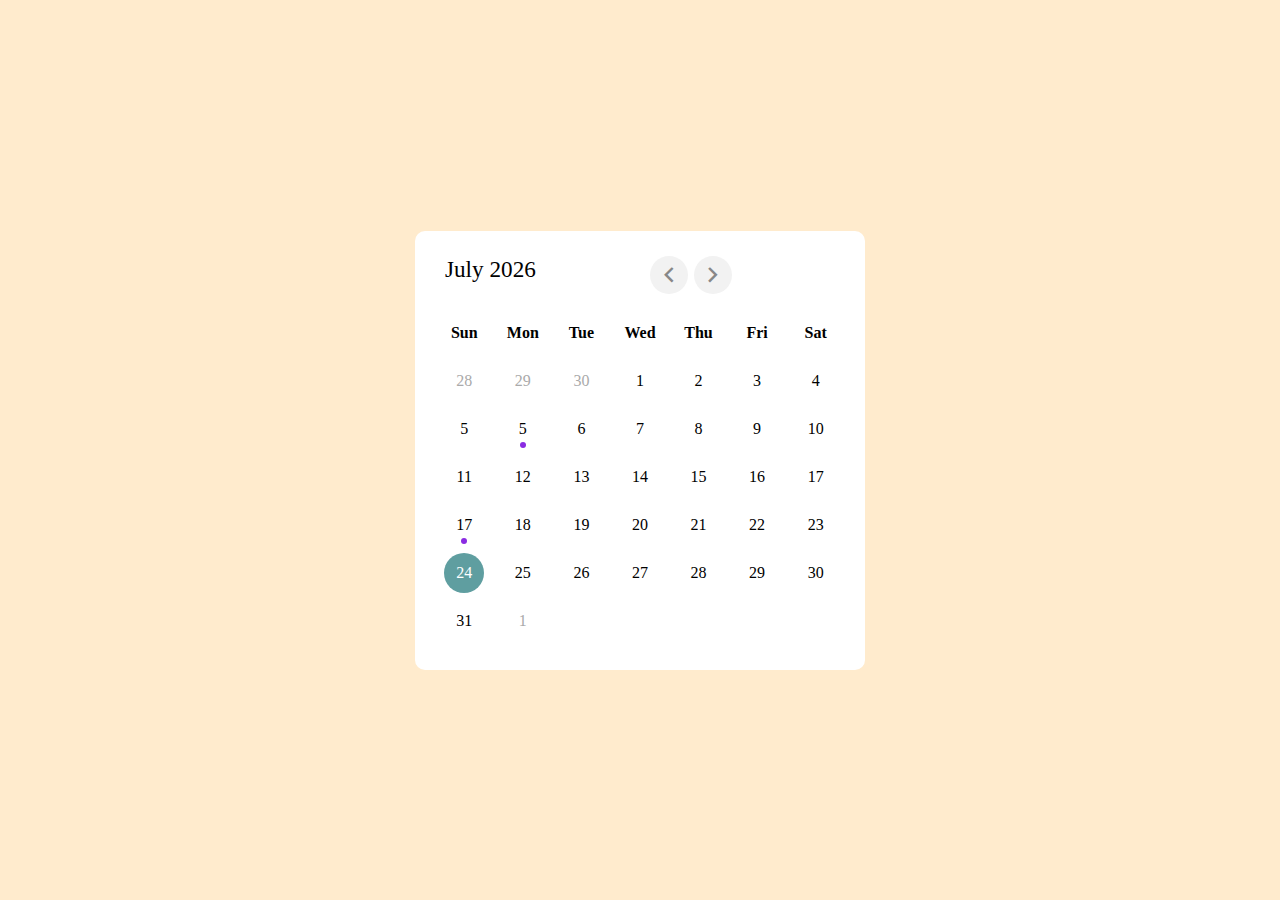
<file: 미션 결과물_이O희/calendar/index.html>
<!DOCTYPE html>
<html lang="en">
  <head>
    <meta charset="UTF-8" />
    <meta name="viewport" content="width=device-width, initial-scale=1.0" />
    <link rel="stylesheet" href="style.css" />
    <link
      rel="stylesheet"
      href="https://fonts.googleapis.com/css2?family=Material+Symbols+Outlined:opsz,wght,FILL,GRAD@20..48,100..700,0..1,-50..200"
    />
    <title>Calendar</title>
  </head>
  <body>
    <div class="wrapper">
      <header>
        <p class="current-date">September 2022</p>
        <div class="icons">
          <span class="material-symbols-outlined prev"> chevron_left </span>
          <span class="material-symbols-outlined next"> chevron_right </span>
        </div>
        <div></div>
      </header>
      <div class="calendar">
        <ul class="weeks">
          <li>Sun</li>
          <li>Mon</li>
          <li>Tue</li>
          <li>Wed</li>
          <li>Thu</li>
          <li>Fri</li>
          <li>Sat</li>
        </ul>
        <ul class="days">
          <!-- <li class="inactive">26</li>
          <li class="inactive">27</li>
          <li class="inactive">28</li>
          <li class="inactive">29</li>
          <li class="inactive">30</li>
          <li>1</li>
          <li>2</li>
          <li>3</li>
          <li>4</li>
          <li>5</li>
          <li>6</li>
          <li>7</li>
          <li class="event">8</li>
          <li>9</li>
          <li>10</li>
          <li>11</li>
          <li class="active">12</li>
          <li>13</li>
          <li>14</li>
          <li>15</li>
          <li>16</li>
          <li>17</li>
          <li  class="event">18</li>
          <li>19</li>
          <li>20</li>
          <li>21</li>
          <li>22</li>
          <li>23</li>
          <li>24</li>
          <li>25</li>
          <li>26</li>
          <li>27</li>
          <li>28</li>
          <li>29</li>
          <li>30</li>
          <li>31</li>
          <li class="inactive">1</li>
          <li class="inactive">2</li>
          <li class="inactive">3</li>
          <li class="inactive">4</li>
          <li class="inactive">5</li>
          <li class="inactive">6</li> -->
        </ul>
        <!-- <div class="add-event-wrapper">
          <div class="event-head">
            <div class="title">MEMO</div>
            <span class="material-symbols-outlined close"> close </span>
          </div>
          <div class="event-body">
            <div class="event-input">
              <input
                type="text"
                placeholder="메모를 입력하세요"
                class="event-name"
              />
            </div>
          </div>
          <div class="add-event-footer">
            <button class="event-btn">버튼</button>
          </div>
        </div>
      </div>
    </div> -->
    <script src="script.js"></script>
  </body>
</html>
</file>
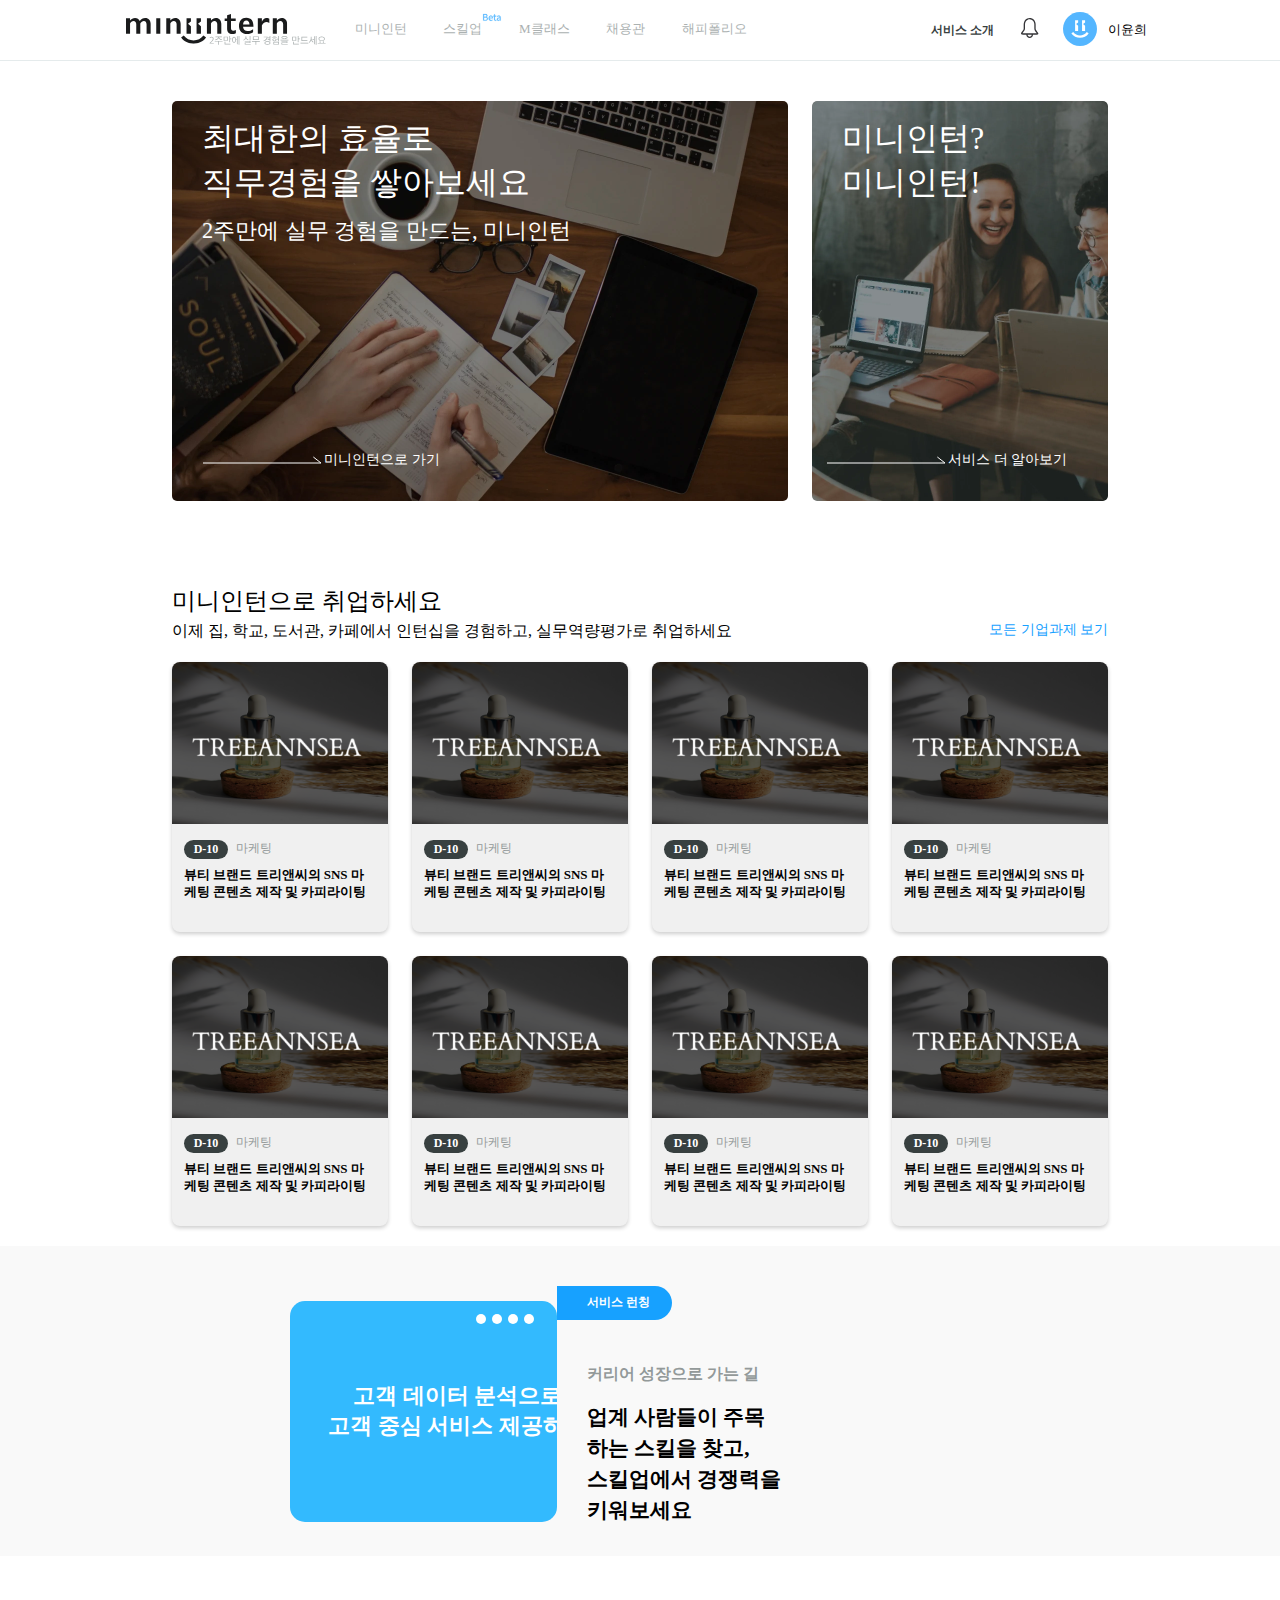
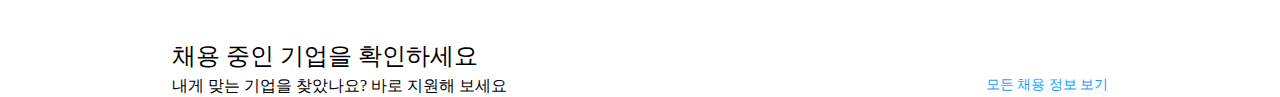
<file: 미션 결과물_이O희/carousel3/index.html>
<!DOCTYPE html>
<html lang="ko">
  <head>
    <meta charset="UTF-8" />
    <meta name="viewport" content="width=device-width, initial-scale=1.0" />
    <link rel="stylesheet" href="style.css" />
    <title>MiniIntern</title>
  </head>
  <body>
    <!-- ---헤더--- -->
    <header id="header">
      <div class="header-inner">
        <div class="brand-logo">
        <svg xmlns="http://www.w3.org/2000/svg" xmlns:xlink="http://www.w3.org/1999/xlink" width="203" height="34" viewBox="0 0 203 34"><defs><path id="logo_header_svg__a" d="M80.592 29.751h80.591V0H0v29.751z"></path></defs><g fill="none" fill-rule="evenodd"><path fill="#ABB1B1" d="M84.62 30.58h4.17v-.68h-3.06l1.05-1.06c1.16-1.18 1.86-1.98 1.86-3.14 0-1.2-.73-1.95-2.08-1.95-.76 0-1.44.34-1.86.61l.23.63c.39-.27.93-.55 1.5-.55.95 0 1.38.44 1.38 1.33 0 .96-.64 1.69-1.59 2.68l-1.6 1.66v.47zm12.61-4.1c-1.34-.15-3.13-1.04-3.17-2.27h2.81v-.63h-6.44v.63h2.83c-.04 1.22-1.73 2.14-3.16 2.29l.35.64c1.49-.25 2.85-1.15 3.2-1.97.4.82 1.79 1.7 3.22 1.95l.36-.64zm-3.21 5.22v-3.13h3.58v-.64h-7.89v.64h3.55v3.13h.76zm8.78-3.92v-4.05h-4.14v4.05h4.14zm-.76-.63h-2.62v-2.79h2.62v2.79zm4.37-.94v-.64h-1.33v-2.61h-.76v6.35h.76v-3.1h1.33zm-.99 5.19v-.63h-5.05v-2.06h-.76v2.69h5.81zm3.65-7.68c-1.27 0-1.92 1.24-1.92 2.99 0 1.76.65 2.99 1.92 2.99 1.2 0 1.84-1.07 1.92-2.65h.94v4.23h.74v-8.15h-.74v3.29h-.94c-.06-1.59-.71-2.7-1.92-2.7zm1.17 2.99c0 1.42-.46 2.32-1.17 2.32-.7 0-1.15-.9-1.15-2.32 0-1.41.45-2.32 1.15-2.32.71 0 1.17.91 1.17 2.32zm4.14 4.99v-8.74h-.75v8.74h.75zm11.05-4.27v-4.47h-.76v4.47h.76zm-1.92-.77c-1.08-.39-2.23-1.24-2.23-2.65v-.75h-.77v.78c0 1.4-1.11 2.45-2.24 2.9l.42.58c1.05-.5 1.96-1.35 2.23-2.25.41.92 1.29 1.64 2.16 1.98l.43-.59zm2.25 4.94v-.62h-5.25V30h4.92v-2.09h-5.7v.62h4.94v.9h-4.92v2.17h6.01zm8.08-4.62v-3.53h-5.93v3.53h5.93zm-.76-.63h-4.4v-2.27h4.4v2.27zm-1.83 5.36v-2.98h3.58v-.64h-7.89v.64h3.55v2.98h.76zM145.43 30c0-1.01-1.08-1.65-2.97-1.65-1.91 0-2.98.64-2.98 1.65 0 1.02 1.07 1.66 2.98 1.66 1.89 0 2.97-.64 2.97-1.66zm-2.97-1.01c1.38 0 2.19.37 2.19 1.01 0 .65-.81 1.03-2.19 1.03s-2.19-.38-2.19-1.03c0-.64.81-1.01 2.19-1.01zm.21-1.99h1.93v1.48h.76v-5.52h-.76v1.58h-1.79v.63h1.79v1.2h-1.93V27zm.05-3.36h-4.02v.65h3.16c-.26 1.48-1.74 2.93-3.54 3.43l.38.65c2.31-.81 3.89-2.53 4.02-4.73zm11.3 7.93v-2.74h-5.65v2.74h5.65zm-.76-.63h-4.13v-1.48h4.13v1.48zm.75-2.58v-5.4h-.76v2.82h-1.5v.63h1.5v1.95h.76zm-3.32-4.57v-.64h-2.51v.64h2.51zm1.27 1.24v-.62h-5.1v.62h5.1zm-.46 1.83c0-.9-.89-1.44-2.07-1.44-1.18 0-2.07.54-2.07 1.44 0 .88.9 1.44 2.07 1.44 1.18 0 2.07-.57 2.07-1.44zm-.75 0c0 .53-.62.85-1.32.85-.67 0-1.32-.32-1.32-.85 0-.54.64-.85 1.32-.85.7 0 1.32.31 1.32.85zm12.66.52v-.64h-7.89v.64h7.89zm-.88-2.78c0-.96-1.16-1.52-3.06-1.52-1.88 0-3.04.56-3.04 1.52s1.16 1.51 3.04 1.51c1.9 0 3.06-.55 3.06-1.51zm-3.06-.9c1.39 0 2.29.35 2.29.9 0 .54-.9.88-2.29.88-1.37 0-2.26-.34-2.26-.88 0-.55.89-.9 2.26-.9zm3.24 7.92V31h-5.51v-.88h5.22v-1.96h-6v.61h5.24v.77h-5.22v2.08h6.27zm8.53-3.84v-4.05h-4.14v4.05h4.14zm-.76-.63h-2.62v-2.79h2.62v2.79zm4.37-.94v-.64h-1.33v-2.61h-.76v6.35h.76v-3.1h1.33zm-.99 5.19v-.63h-5.05v-2.06h-.76v2.69h5.81zm8.53-3.46v-.63h-5.19v-2.85h5.11v-.63h-5.87v4.11h5.95zm.95 2.56v-.64h-7.89v.64h7.89zm8.16 1.2v-8.74h-.75v8.74h.75zm-1.73-.44v-8.09h-.74v2.94h-1.55v.64h1.55v4.51h.74zm-1.27-2.32c-.95-.63-1.97-1.9-1.97-3.6v-1.57h-.75v1.59c0 1.71-.88 3.2-1.87 3.83l.47.57c.87-.63 1.59-1.77 1.78-2.77.28.99 1.2 2.03 1.87 2.51l.47-.56zm11.34-3.13c0-1.35-1.25-2.27-3.16-2.27-1.88 0-3.14.92-3.14 2.27s1.26 2.25 3.14 2.25c1.9 0 3.16-.9 3.16-2.25zm-.73 0c0 .98-.97 1.64-2.43 1.64-1.45 0-2.41-.66-2.41-1.64 0-.98.96-1.64 2.41-1.64 1.47 0 2.43.66 2.43 1.64zm1.53 4.78v-.64h-1.98v-1.63l-.76-.02v1.65h-2.44V28.3l-.76.02v1.63h-1.95v.64h7.89z"></path><g transform="translate(1 1)"><mask id="logo_header_svg__b" fill="#fff"><use xlink:href="#logo_header_svg__a"></use></mask><path fill="#1A1B1C" d="M67.58 29.751c-4.891 0-9.559-2.293-12.46-6.23l2.637-2.03c2.354 3.085 5.947 4.952 9.823 4.952 3.876 0 7.468-1.867 9.863-4.951l2.638 2.03c-2.943 3.936-7.59 6.23-12.501 6.23zm88.185-25.814c3.389-.04 5.419 2.598 5.419 5.926v9.843h-4.039v-9.437c0-1.746-1.116-3.329-2.922-3.247-1.482.06-2.639 1.096-3.37 2.415v10.269h-4.058V4.242h4.059v2.15c1.319-1.562 2.841-2.435 4.911-2.455zm-106.531 0c3.389-.04 5.419 2.598 5.419 5.926v9.843h-4.039v-9.437c0-1.746-1.117-3.329-2.923-3.247-1.481.06-2.638 1.096-3.368 2.415v10.269h-4.059V4.242h4.059v2.15c1.319-1.562 2.841-2.435 4.911-2.455zm40.649 0c3.39-.04 5.419 2.598 5.419 5.926v9.843h-4.039v-9.437c0-1.746-1.116-3.329-2.922-3.247-1.482.06-2.638 1.096-3.369 2.415v10.269h-4.06V4.242h4.06v2.15c1.32-1.562 2.84-2.435 4.91-2.455zM61.979 9.843l2.942-2.354V4.242h-4.383v15.464h4.383v-7.469L61.98 9.843zm61.518.547c-.162-1.988-1.035-3.774-3.125-3.774s-3.085 1.664-3.308 3.774h6.433zm-3.226-6.554c5.256.02 7.224 3.592 7.163 8.422v.588h-10.431c.224 2.841 1.968 4.201 4.627 4.201 2.11 0 3.754-.69 5.46-1.887v3.044c-1.766 1.157-3.45 1.786-6.089 1.786-4.77 0-8.016-2.983-8.016-8.037 0-4.607 2.638-8.137 7.286-8.117zM72.004 9.843l2.943-2.354V4.242h-4.384v15.464h4.384v-7.469l-2.943-2.394zm68.297-5.906c1.4-.101 2.435.365 3.024.913v4.242c-1.4-1.238-3.592-1.482-5.236-.426-.751.487-1.604 1.42-2.212 2.78v8.26h-4.059V4.242h4.059v3.612c.954-2.395 2.76-3.795 4.424-3.917zm-39.195-2.76L105.002 0v4.465h4.709v2.658h-4.709v7.144c-.02 1.522.772 2.374 2.131 2.395 1.096.02 1.786-.244 2.74-.65v3.125c-1.278.589-2.435.853-3.694.853-3.044 0-5.073-1.948-5.073-5.277v-7.59H98.65V4.465h2.455V1.177zM30.239 19.706h4.058V4.242H30.24v15.464zM9.01 3.937c2.171-.04 3.815 1.136 4.728 3.085 1.38-1.847 3.166-3.044 5.419-3.085 3.47-.06 5.48 2.659 5.48 5.865v9.904h-4.06v-9.214c0-1.745-.832-3.47-2.74-3.47-1.36 0-2.719.974-3.53 2.415v10.269h-4.04V10.41c0-1.765-.993-3.39-2.78-3.39-1.48 0-2.719 1.056-3.43 2.416v10.269H0V4.242h4.06v2.15c1.359-1.562 2.9-2.413 4.95-2.454z" mask="url(#logo_header_svg__b)"></path></g></g></svg>
        </div>
        <div class="nav">
          <ul>
            <li name="미니인턴" class="">미니인턴</li>
            <li name="스킬업">스킬업<span class="beta-tag">
              <svg width="20" height="9" viewBox="0 0 20 9" xmlns="http://www.w3.org/2000/svg"><g fill="none" fill-rule="evenodd"><path d="M0 0h20v9H0z"></path><path d="M3.189 6.942c1.135 0 1.801-.405 1.801-1.297 0-.819-.649-1.197-1.801-1.197H2.037v2.494h1.152zm-.171-3.124c1.134 0 1.594-.423 1.594-1.09 0-.773-.531-1.061-1.558-1.061H2.037v2.151h.981zM1.2 1h1.962c1.341 0 2.269.46 2.269 1.621 0 .657-.351 1.233-.963 1.431v.045c.783.153 1.341.675 1.341 1.575 0 1.296-1.026 1.936-2.503 1.936H1.2V1zm8.902 3.763c0-.98-.45-1.513-1.215-1.513-.694 0-1.306.56-1.405 1.513h2.62zm-3.43.405c0-1.585 1.07-2.575 2.206-2.575 1.242 0 1.944.9 1.944 2.296 0 .18-.018.351-.036.468H7.49c.054 1.045.694 1.711 1.62 1.711.478 0 .865-.145 1.225-.388l.297.541c-.432.278-.954.504-1.62.504-1.297 0-2.341-.945-2.341-2.557zm5.399.927v-2.71h-.729v-.62l.765-.046.1-1.377h.683V2.72h1.324v.666H12.89v2.73c0 .601.19.944.757.944.171 0 .396-.064.558-.126l.162.611c-.279.091-.603.181-.9.181-1.045 0-1.396-.657-1.396-1.63m5.735.324V5.05c-1.647.199-2.206.603-2.206 1.234 0 .558.379.782.864.782.478 0 .864-.224 1.342-.647m-3.007-.082c0-1.063.927-1.593 3.007-1.827 0-.63-.207-1.234-1.008-1.234-.567 0-1.081.261-1.468.522l-.324-.567c.45-.288 1.144-.639 1.927-.639 1.188 0 1.692.803 1.692 2.008v3.006h-.674l-.073-.583h-.027c-.468.386-1.018.702-1.62.702-.82 0-1.432-.505-1.432-1.388" fill="#54B6FF" stroke="#54B6FF" stroke-width="0.2"></path></g></svg>
            </span></li>
            
            <li name="M클래스">M클래스</li>
            <li name="채용관">채용관</li>
            <li name="해피폴리오">해피폴리오</li>
          </ul>
        </div>
        <div class="service">
          <div class="info-link">서비스 소개</div>
          <div class="alert"><svg width="32" height="32" xmlns="http://www.w3.org/2000/svg"><g fill="none" fill-rule="evenodd"><circle cx="16" cy="16" r="16"></circle><path d="M23.39 19.914c.34.417.607.79.803 1.115.195.327.215.653.058.979a.959.959 0 01-.763.567 6 6 0 01-.822.079h-3.66c0 .926-.326 1.715-.978 2.368A3.225 3.225 0 0115.66 26a3.225 3.225 0 01-2.368-.978 3.225 3.225 0 01-.978-2.368H8.733c-.3 0-.61-.036-.93-.108a.978.978 0 01-.695-.538c-.156-.326-.143-.662.04-1.008.182-.346.43-.727.743-1.145.352-.456.737-.975 1.155-1.556.417-.58.626-1.184.626-1.81V12.4c0-.887.153-1.719.46-2.495a6.488 6.488 0 011.262-2.035 5.848 5.848 0 011.898-1.37 5.6 5.6 0 012.349-.5c.848 0 1.637.166 2.368.499.73.333 1.366.79 1.908 1.37.541.58.965 1.259 1.272 2.035a6.73 6.73 0 01.46 2.495v4.09c0 .64.198 1.26.596 1.86.398.6.78 1.121 1.145 1.565zm-7.73 4.775a1.96 1.96 0 001.439-.597 1.96 1.96 0 00.596-1.438h-4.07c0 .56.199 1.04.597 1.438a1.96 1.96 0 001.438.597zm7.143-3.366a6.55 6.55 0 00-.215-.284 19.248 19.248 0 01-1.575-2.153 4.358 4.358 0 01-.695-2.397V12.4c0-.704-.12-1.363-.362-1.976a5.144 5.144 0 00-.989-1.605 4.69 4.69 0 00-1.477-1.086 4.283 4.283 0 00-1.85-.401c-.652 0-1.262.133-1.83.4a4.69 4.69 0 00-1.477 1.087 5.002 5.002 0 00-.978 1.605 5.48 5.48 0 00-.352 1.976v4.09c0 .848-.245 1.628-.734 2.339a62.263 62.263 0 01-1.546 2.162c-.085.118-.16.229-.225.333h14.305z" fill="#353538" fill-rule="nonzero"></path></g></svg></div>
          <div class="user">
            <button>
              <span><img src="profile_image_default.svg"></span>
              <span>이윤희</span>
            </button>
          </div>
        </div>
      </div>
    </header>
       <!-- ---헤더--- -->
    <main>
      <div id="main-wrapper">
        <section class="wrap-center">
          <div id="main-banner">
            <div class="img first">
              <img src="main_img_1.webp" alt="메인 이미지" />
              <div class="main_image_text">
                <p class="title">
                  최대한의 효율로<br />
                  직무경험을 쌓아보세요
                </p>
                <p class="sub-title">2주만에 실무 경험을 만드는, 미니인턴</p>
              </div>
              <span class="link-title">
                <svg xmlns="http://www.w3.org/2000/svg" width="118" height="8" viewBox="0 0 118 8"><path fill="none" stroke="#FFF" d="M0 7h118l-7.652-6"></path></svg>
                <span>미니인턴으로 가기</span>
              </span>
            </div>
            <div class="img second">
              <img src="main_img_r_1.webp" alt="메인 이미지" />
              <div class="main_image_text">
                <p class="title">
                  미니인턴?<br />
                  미니인턴!
                </p>
              </div>
              <span class="link-title">
                <svg xmlns="http://www.w3.org/2000/svg" width="118" height="8" viewBox="0 0 118 8"><path fill="none" stroke="#FFF" d="M0 7h118l-7.652-6"></path></svg>
                <span>서비스 더 알아보기</span>
              </span>
            </div>
          </div>
          <div id="list-section">
            <div class="list-header">
              <div class="title">미니인턴으로 취업하세요</div>
              <div class="sub-wrapper">
                <div class="sub-title">
                  이제 집, 학교, 도서관, 카페에서 인턴십을 경험하고,
                  실무역량평가로 취업하세요
                </div>
                <div class="link-title">모든 기업과제 보기</div>
              </div>
            </div>
            <div class="card-container">
              <div class="card">
                <img src="triandc_cover.png">
                <div class="card-content">
                  <div class="card-info-wrapper">
                    <div class="day">D-10</div>
                    <span>마케팅</span>
                  </div>
                  <p>뷰티 브랜드 트리앤씨의 SNS 마케팅 콘텐츠 제작 및 카피라이팅</p>
                </div>
              </div>
              <div class="card">
                <img src="triandc_cover.png">
                <div class="card-content">
                  <div class="card-info-wrapper">
                    <div class="day">D-10</div>
                    <span>마케팅</span>
                  </div>
                  <p>뷰티 브랜드 트리앤씨의 SNS 마케팅 콘텐츠 제작 및 카피라이팅</p>
                </div>
              </div>
              <div class="card">
                <img src="triandc_cover.png">
                <div class="card-content">
                  <div class="card-info-wrapper">
                    <div class="day">D-10</div>
                    <span>마케팅</span>
                  </div>
                  <p>뷰티 브랜드 트리앤씨의 SNS 마케팅 콘텐츠 제작 및 카피라이팅</p>
                </div>
              </div>
              <div class="card">
                <img src="triandc_cover.png">
                <div class="card-content">
                  <div class="card-info-wrapper">
                    <div class="day">D-10</div>
                    <span>마케팅</span>
                  </div>
                  <p>뷰티 브랜드 트리앤씨의 SNS 마케팅 콘텐츠 제작 및 카피라이팅</p>
                </div>
              </div>
              <div class="card">
                <img src="triandc_cover.png">
                <div class="card-content">
                  <div class="card-info-wrapper">
                    <div class="day">D-10</div>
                    <span>마케팅</span>
                  </div>
                  <p>뷰티 브랜드 트리앤씨의 SNS 마케팅 콘텐츠 제작 및 카피라이팅</p>
                </div>
              </div>
              <div class="card">
                <img src="triandc_cover.png">
                <div class="card-content">
                  <div class="card-info-wrapper">
                    <div class="day">D-10</div>
                    <span>마케팅</span>
                  </div>
                  <p>뷰티 브랜드 트리앤씨의 SNS 마케팅 콘텐츠 제작 및 카피라이팅</p>
                </div>
              </div>
              <div class="card">
                <img src="triandc_cover.png">
                <div class="card-content">
                  <div class="card-info-wrapper">
                    <div class="day">D-10</div>
                    <span>마케팅</span>
                  </div>
                  <p>뷰티 브랜드 트리앤씨의 SNS 마케팅 콘텐츠 제작 및 카피라이팅</p>
                </div>
              </div>
              <div class="card">
                <img src="triandc_cover.png">
                <div class="card-content">
                  <div class="card-info-wrapper">
                    <div class="day">D-10</div>
                    <span>마케팅</span>
                  </div>
                  <p>뷰티 브랜드 트리앤씨의 SNS 마케팅 콘텐츠 제작 및 카피라이팅</p>
                </div>
              </div>
          </div>
        </section>
        <!-- ---배너 섹션 시작--- -->
          <div id="banner-slide">
            <div class="mid-banner-container">
                <!-- ---캐러셀시작--- -->
              <div class="slider">
                <div class="list">
                  <div div class="item">
                    <img src="img/banner/img1.jpg" />
                    <span class="text">고객 데이터 분석으로<br/>고객 중심 서비스 제공하기</span>
                </div>
                  <div class="item">
                    <img src="img/banner/img2.jpg" />
                    <span class="text">기업 유튜브 채널로<br/>10만 구독자 모으기(1탄)</span>
                  </div>
                  <div class="item">
                    <img src="img/banner/img3.jpg" />
                    <span class="text">효과적인 채용을 위한<br/>채용공고문 작성법</span>
                  </div>
                  <div class="item">
                    <img src="img/banner/img4.jpg" />
                    <span class="text">UI 디자인을 위한<br/>피그마 기본 이해하기</span>
                  </div>
                </div>
                <div class="buttons">
                  <button id="prev">
                    <span class="material-symbols-outlined">chevron_left</span>
                  </button>
                  <button id="next">
                    <span class="material-symbols-outlined">chevron_right</span>
                  </button>
                </div>
                <div class="dots-container">
                  <ul class="dots">
                    <li class="active"></li>
                    <li></li>
                    <li></li>
                    <li></li>
                  </ul>
             </div> 
              </div>
               <!-- ---캐러셀끝--- -->
              <div class="banner-service-info">
                <span class="service-info-badge">서비스 런칭</span>
                <p class="service-info-title">커리어 성장으로 가는 길</p>
                <p class="service-info-text">업계 사람들이 주목하는 스킬을 찾고, <br/> 스킬업에서 경쟁력을 키워보세요</p>
              </div>
            </div>
          </div>
        <!-- ---배너 섹션 끝--- -->
          <div id="job-list-section">
            <div class="list-header">
              <div class="title">채용 중인 기업을 확인하세요</div>
              <div class="sub-wrapper">
                <div class="sub-title">
                  내게 맞는 기업을 찾았나요? 바로 지원해 보세요
                </div>
                <div class="link-title">모든 채용 정보 보기</div>
              </div>
            </div>
          </div>
          <!-- <div id="small-banner">스몰배너</div> -->
        </div>
    </main>
    <!-- <div id="footer-wrapper">푸터</div> -->
    <script src="script.js"></script>
  </body>
</html>
</file>
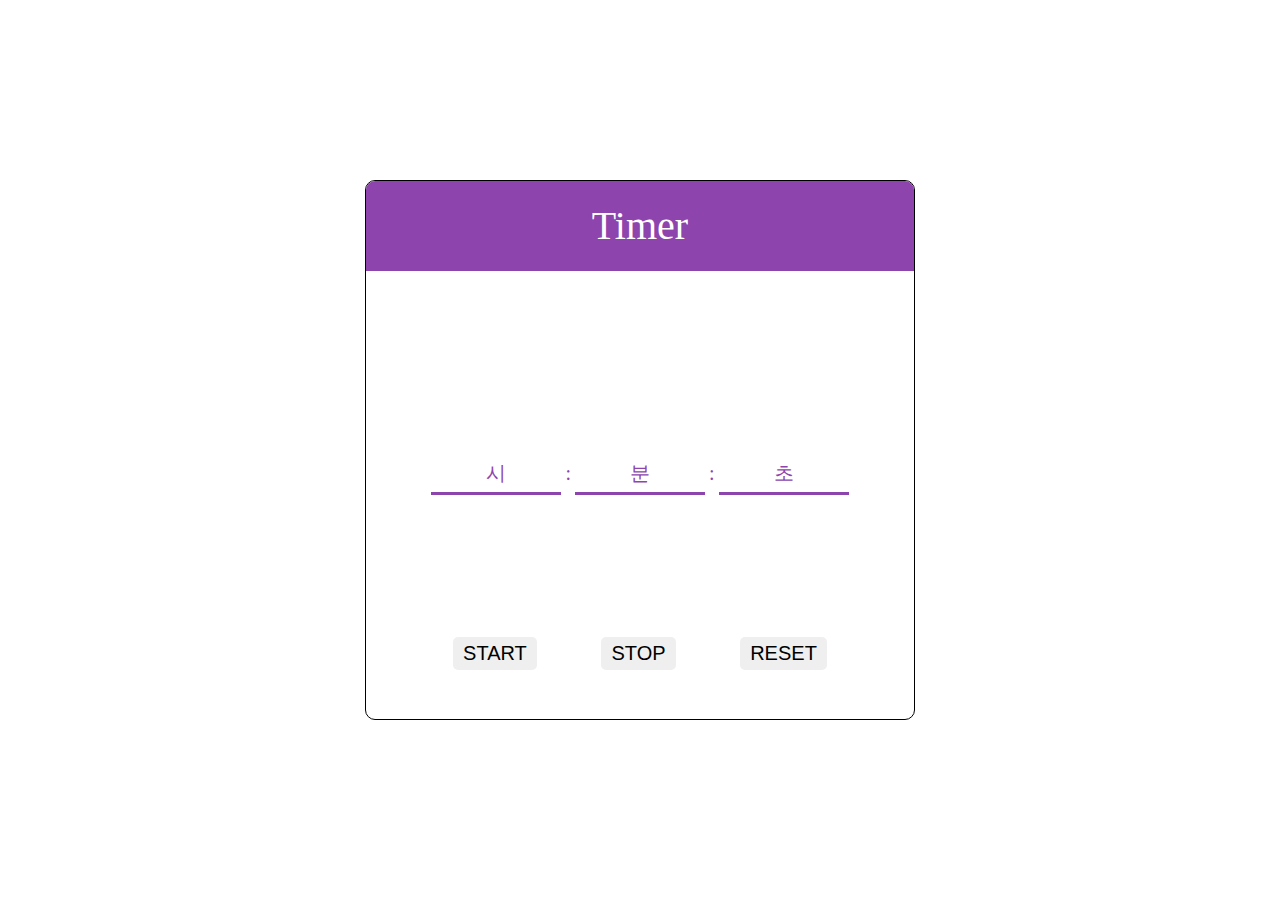
<file: 미션 결과물_이O희/countdown/index.html>
<!DOCTYPE html>
<html lang="ko">
  <head>
    <meta charset="UTF-8" />
    <meta name="viewport" content="width=device-width, initial-scale=1.0" />
    <title>카운트다운</title>
    <link href="style.css" rel="stylesheet" />
  </head>
  <body>
    <div class="container">
      <div id="disp">Timer</div>

      <div class="number-container">
        <input type="text" id="hour" placeholder="시" value="" maxlength="2" />
        <span>:</span>
        <input
          type="text"
          id="minute"
          placeholder="분"
          value=""
          maxlength="2"
        />
        <span>:</span>
        <input
          type="text"
          id="second"
          placeholder="초"
          value=""
          maxlength="2"
        />
      </div>

      <div class="btn">
        <button id="start_btn">START</button>
        <button id="stop_btn">STOP</button>
        <button id="reset_btn">RESET</button>
      </div>
    </div>
    <script defer src="script.js"></script>
  </body>
</html>
</file>
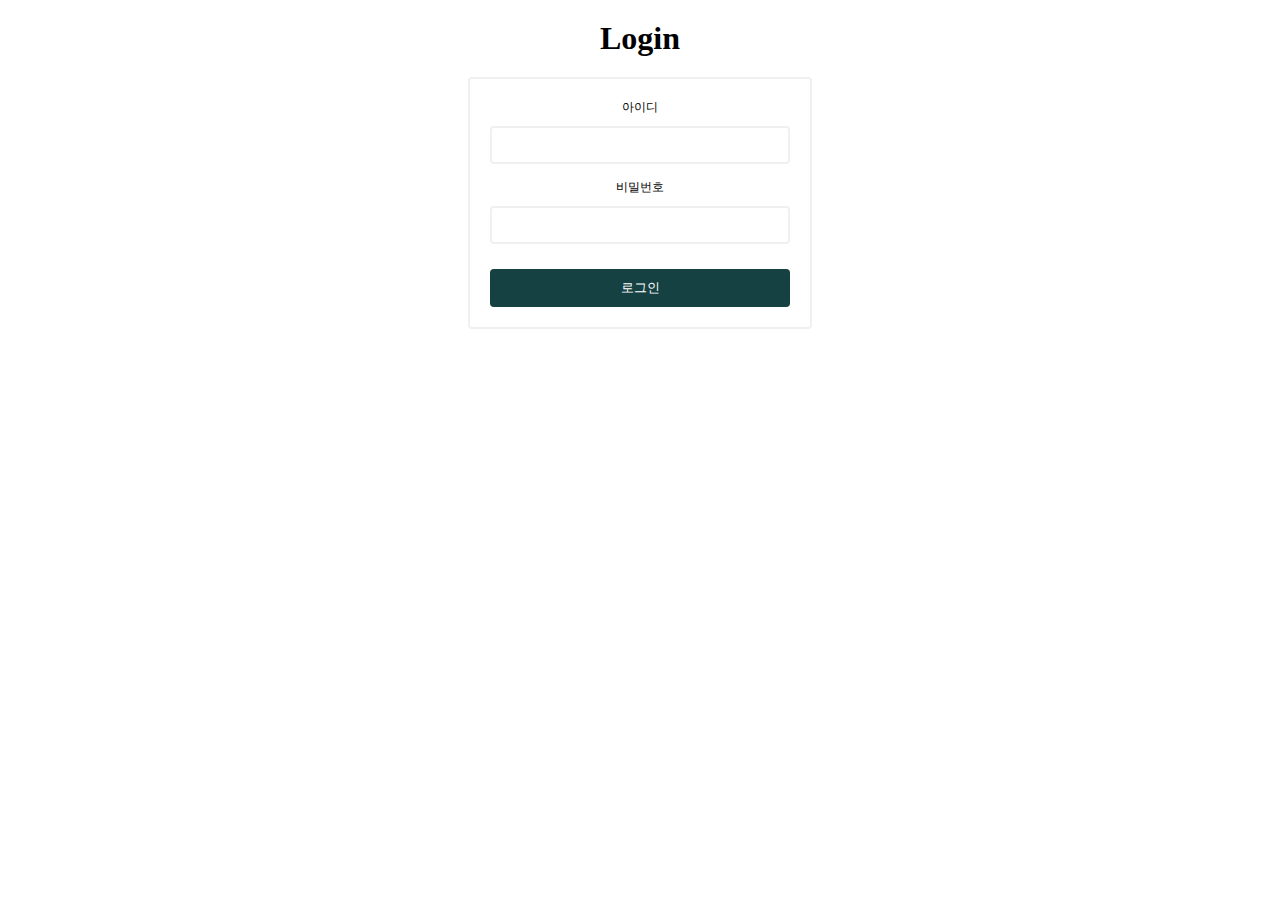
<file: 미션 결과물_이O희/login-page/index.html>
<!DOCTYPE html>
<html lang="en">
  <head>
    <meta charset="UTF-8" />
    <meta http-equiv="X-UA-Compatible" content="IE=edge" />
    <meta name="viewport" content="width=device-width, initial-scale=1.0" />
    <title>Responsive Login and Signup Form</title>
    <!-- CSS -->
    <link rel="stylesheet" href="style.css" />

    <!-- Boxicons CSS -->
  </head>
  <body>
    <div class="container">
    <h1>Login</h1>
    <form id="loginForm" action="/">
      <div class="input-control">
        <label for="username">아이디</label>
        <input type="text" id="username"  />
      </div>
      <br />
      <div class="input-control">
        <label for="password">비밀번호</label>
        <input type="password" id="password" />
      </div>
      <br />
      <button type="submit" value="로그인">로그인</button>
    </div>
    </form>
    <!-- <section class="container forms"> -->
    <!-- <div class="form login">
        <div class="form-content">
          <header>Login</header>
          <form action="#">
            <div class="field input-field">
              <input type="email" placeholder="Email" class="input" />
            </div>
            <div class="field input-field">
              <input type="password" placeholder="Password" class="password" />
            </div>

            <div class="field button-field">
              <button>Login</button>
            </div>
          </form>
        </div> -->
    <!-- JavaScript -->
    <script src="script.js"></script>
  </body>
</html>
</file>
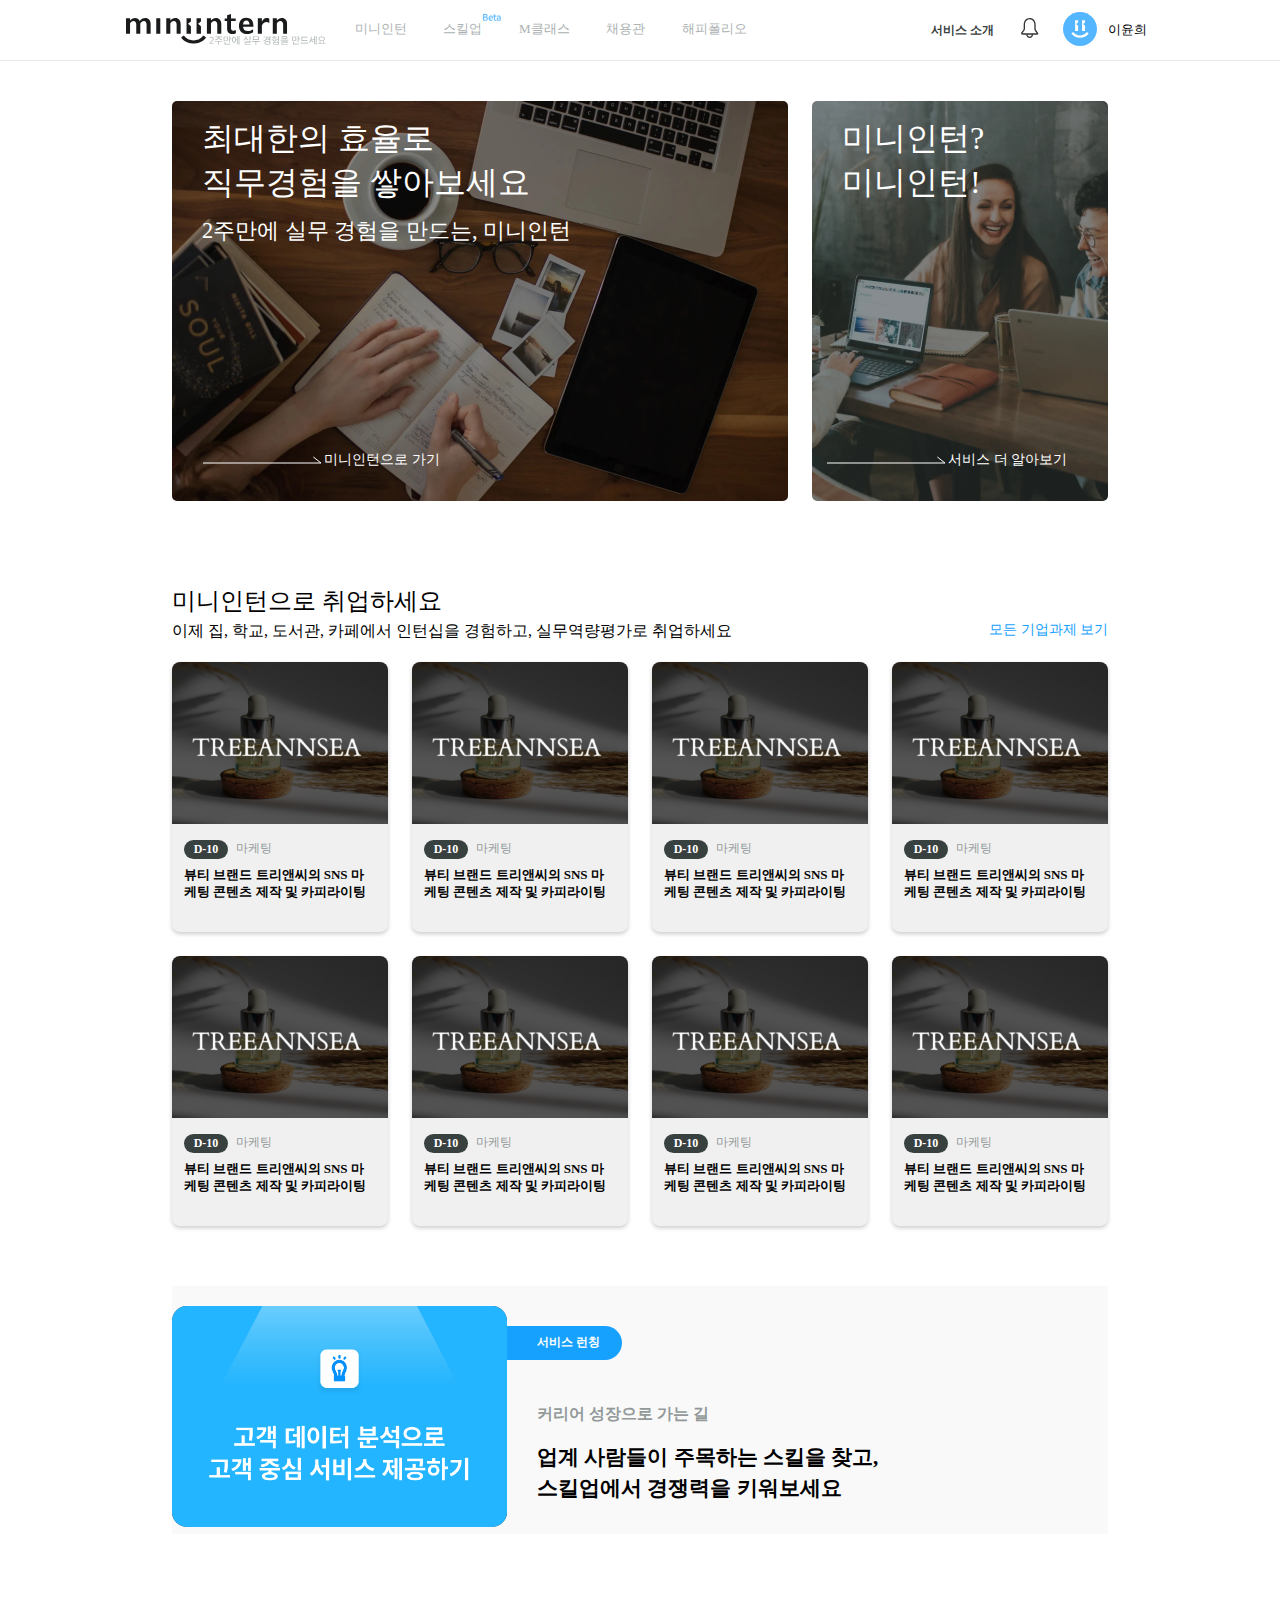
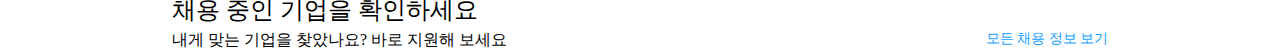
<file: 미션 결과물_이O희/mini-intern-clone/index.html>
<!DOCTYPE html>
<html lang="ko">
  <head>
    <meta charset="UTF-8" />
    <meta name="viewport" content="width=device-width, initial-scale=1.0" />
    <link rel="stylesheet" href="style.css" />
    <title>MiniIntern</title>
  </head>
  <body>
    <header id="header">
      <div class="header-inner">
        <div class="brand-logo">
<svg xmlns="http://www.w3.org/2000/svg" xmlns:xlink="http://www.w3.org/1999/xlink" width="203" height="34" viewBox="0 0 203 34"><defs><path id="logo_header_svg__a" d="M80.592 29.751h80.591V0H0v29.751z"></path></defs><g fill="none" fill-rule="evenodd"><path fill="#ABB1B1" d="M84.62 30.58h4.17v-.68h-3.06l1.05-1.06c1.16-1.18 1.86-1.98 1.86-3.14 0-1.2-.73-1.95-2.08-1.95-.76 0-1.44.34-1.86.61l.23.63c.39-.27.93-.55 1.5-.55.95 0 1.38.44 1.38 1.33 0 .96-.64 1.69-1.59 2.68l-1.6 1.66v.47zm12.61-4.1c-1.34-.15-3.13-1.04-3.17-2.27h2.81v-.63h-6.44v.63h2.83c-.04 1.22-1.73 2.14-3.16 2.29l.35.64c1.49-.25 2.85-1.15 3.2-1.97.4.82 1.79 1.7 3.22 1.95l.36-.64zm-3.21 5.22v-3.13h3.58v-.64h-7.89v.64h3.55v3.13h.76zm8.78-3.92v-4.05h-4.14v4.05h4.14zm-.76-.63h-2.62v-2.79h2.62v2.79zm4.37-.94v-.64h-1.33v-2.61h-.76v6.35h.76v-3.1h1.33zm-.99 5.19v-.63h-5.05v-2.06h-.76v2.69h5.81zm3.65-7.68c-1.27 0-1.92 1.24-1.92 2.99 0 1.76.65 2.99 1.92 2.99 1.2 0 1.84-1.07 1.92-2.65h.94v4.23h.74v-8.15h-.74v3.29h-.94c-.06-1.59-.71-2.7-1.92-2.7zm1.17 2.99c0 1.42-.46 2.32-1.17 2.32-.7 0-1.15-.9-1.15-2.32 0-1.41.45-2.32 1.15-2.32.71 0 1.17.91 1.17 2.32zm4.14 4.99v-8.74h-.75v8.74h.75zm11.05-4.27v-4.47h-.76v4.47h.76zm-1.92-.77c-1.08-.39-2.23-1.24-2.23-2.65v-.75h-.77v.78c0 1.4-1.11 2.45-2.24 2.9l.42.58c1.05-.5 1.96-1.35 2.23-2.25.41.92 1.29 1.64 2.16 1.98l.43-.59zm2.25 4.94v-.62h-5.25V30h4.92v-2.09h-5.7v.62h4.94v.9h-4.92v2.17h6.01zm8.08-4.62v-3.53h-5.93v3.53h5.93zm-.76-.63h-4.4v-2.27h4.4v2.27zm-1.83 5.36v-2.98h3.58v-.64h-7.89v.64h3.55v2.98h.76zM145.43 30c0-1.01-1.08-1.65-2.97-1.65-1.91 0-2.98.64-2.98 1.65 0 1.02 1.07 1.66 2.98 1.66 1.89 0 2.97-.64 2.97-1.66zm-2.97-1.01c1.38 0 2.19.37 2.19 1.01 0 .65-.81 1.03-2.19 1.03s-2.19-.38-2.19-1.03c0-.64.81-1.01 2.19-1.01zm.21-1.99h1.93v1.48h.76v-5.52h-.76v1.58h-1.79v.63h1.79v1.2h-1.93V27zm.05-3.36h-4.02v.65h3.16c-.26 1.48-1.74 2.93-3.54 3.43l.38.65c2.31-.81 3.89-2.53 4.02-4.73zm11.3 7.93v-2.74h-5.65v2.74h5.65zm-.76-.63h-4.13v-1.48h4.13v1.48zm.75-2.58v-5.4h-.76v2.82h-1.5v.63h1.5v1.95h.76zm-3.32-4.57v-.64h-2.51v.64h2.51zm1.27 1.24v-.62h-5.1v.62h5.1zm-.46 1.83c0-.9-.89-1.44-2.07-1.44-1.18 0-2.07.54-2.07 1.44 0 .88.9 1.44 2.07 1.44 1.18 0 2.07-.57 2.07-1.44zm-.75 0c0 .53-.62.85-1.32.85-.67 0-1.32-.32-1.32-.85 0-.54.64-.85 1.32-.85.7 0 1.32.31 1.32.85zm12.66.52v-.64h-7.89v.64h7.89zm-.88-2.78c0-.96-1.16-1.52-3.06-1.52-1.88 0-3.04.56-3.04 1.52s1.16 1.51 3.04 1.51c1.9 0 3.06-.55 3.06-1.51zm-3.06-.9c1.39 0 2.29.35 2.29.9 0 .54-.9.88-2.29.88-1.37 0-2.26-.34-2.26-.88 0-.55.89-.9 2.26-.9zm3.24 7.92V31h-5.51v-.88h5.22v-1.96h-6v.61h5.24v.77h-5.22v2.08h6.27zm8.53-3.84v-4.05h-4.14v4.05h4.14zm-.76-.63h-2.62v-2.79h2.62v2.79zm4.37-.94v-.64h-1.33v-2.61h-.76v6.35h.76v-3.1h1.33zm-.99 5.19v-.63h-5.05v-2.06h-.76v2.69h5.81zm8.53-3.46v-.63h-5.19v-2.85h5.11v-.63h-5.87v4.11h5.95zm.95 2.56v-.64h-7.89v.64h7.89zm8.16 1.2v-8.74h-.75v8.74h.75zm-1.73-.44v-8.09h-.74v2.94h-1.55v.64h1.55v4.51h.74zm-1.27-2.32c-.95-.63-1.97-1.9-1.97-3.6v-1.57h-.75v1.59c0 1.71-.88 3.2-1.87 3.83l.47.57c.87-.63 1.59-1.77 1.78-2.77.28.99 1.2 2.03 1.87 2.51l.47-.56zm11.34-3.13c0-1.35-1.25-2.27-3.16-2.27-1.88 0-3.14.92-3.14 2.27s1.26 2.25 3.14 2.25c1.9 0 3.16-.9 3.16-2.25zm-.73 0c0 .98-.97 1.64-2.43 1.64-1.45 0-2.41-.66-2.41-1.64 0-.98.96-1.64 2.41-1.64 1.47 0 2.43.66 2.43 1.64zm1.53 4.78v-.64h-1.98v-1.63l-.76-.02v1.65h-2.44V28.3l-.76.02v1.63h-1.95v.64h7.89z"></path><g transform="translate(1 1)"><mask id="logo_header_svg__b" fill="#fff"><use xlink:href="#logo_header_svg__a"></use></mask><path fill="#1A1B1C" d="M67.58 29.751c-4.891 0-9.559-2.293-12.46-6.23l2.637-2.03c2.354 3.085 5.947 4.952 9.823 4.952 3.876 0 7.468-1.867 9.863-4.951l2.638 2.03c-2.943 3.936-7.59 6.23-12.501 6.23zm88.185-25.814c3.389-.04 5.419 2.598 5.419 5.926v9.843h-4.039v-9.437c0-1.746-1.116-3.329-2.922-3.247-1.482.06-2.639 1.096-3.37 2.415v10.269h-4.058V4.242h4.059v2.15c1.319-1.562 2.841-2.435 4.911-2.455zm-106.531 0c3.389-.04 5.419 2.598 5.419 5.926v9.843h-4.039v-9.437c0-1.746-1.117-3.329-2.923-3.247-1.481.06-2.638 1.096-3.368 2.415v10.269h-4.059V4.242h4.059v2.15c1.319-1.562 2.841-2.435 4.911-2.455zm40.649 0c3.39-.04 5.419 2.598 5.419 5.926v9.843h-4.039v-9.437c0-1.746-1.116-3.329-2.922-3.247-1.482.06-2.638 1.096-3.369 2.415v10.269h-4.06V4.242h4.06v2.15c1.32-1.562 2.84-2.435 4.91-2.455zM61.979 9.843l2.942-2.354V4.242h-4.383v15.464h4.383v-7.469L61.98 9.843zm61.518.547c-.162-1.988-1.035-3.774-3.125-3.774s-3.085 1.664-3.308 3.774h6.433zm-3.226-6.554c5.256.02 7.224 3.592 7.163 8.422v.588h-10.431c.224 2.841 1.968 4.201 4.627 4.201 2.11 0 3.754-.69 5.46-1.887v3.044c-1.766 1.157-3.45 1.786-6.089 1.786-4.77 0-8.016-2.983-8.016-8.037 0-4.607 2.638-8.137 7.286-8.117zM72.004 9.843l2.943-2.354V4.242h-4.384v15.464h4.384v-7.469l-2.943-2.394zm68.297-5.906c1.4-.101 2.435.365 3.024.913v4.242c-1.4-1.238-3.592-1.482-5.236-.426-.751.487-1.604 1.42-2.212 2.78v8.26h-4.059V4.242h4.059v3.612c.954-2.395 2.76-3.795 4.424-3.917zm-39.195-2.76L105.002 0v4.465h4.709v2.658h-4.709v7.144c-.02 1.522.772 2.374 2.131 2.395 1.096.02 1.786-.244 2.74-.65v3.125c-1.278.589-2.435.853-3.694.853-3.044 0-5.073-1.948-5.073-5.277v-7.59H98.65V4.465h2.455V1.177zM30.239 19.706h4.058V4.242H30.24v15.464zM9.01 3.937c2.171-.04 3.815 1.136 4.728 3.085 1.38-1.847 3.166-3.044 5.419-3.085 3.47-.06 5.48 2.659 5.48 5.865v9.904h-4.06v-9.214c0-1.745-.832-3.47-2.74-3.47-1.36 0-2.719.974-3.53 2.415v10.269h-4.04V10.41c0-1.765-.993-3.39-2.78-3.39-1.48 0-2.719 1.056-3.43 2.416v10.269H0V4.242h4.06v2.15c1.359-1.562 2.9-2.413 4.95-2.454z" mask="url(#logo_header_svg__b)"></path></g></g></svg>
        </div>
        <div class="nav">
          <ul>
            <li name="미니인턴" class="">미니인턴</li>
            <li name="스킬업">스킬업<span class="beta-tag">
              <svg width="20" height="9" viewBox="0 0 20 9" xmlns="http://www.w3.org/2000/svg"><g fill="none" fill-rule="evenodd"><path d="M0 0h20v9H0z"></path><path d="M3.189 6.942c1.135 0 1.801-.405 1.801-1.297 0-.819-.649-1.197-1.801-1.197H2.037v2.494h1.152zm-.171-3.124c1.134 0 1.594-.423 1.594-1.09 0-.773-.531-1.061-1.558-1.061H2.037v2.151h.981zM1.2 1h1.962c1.341 0 2.269.46 2.269 1.621 0 .657-.351 1.233-.963 1.431v.045c.783.153 1.341.675 1.341 1.575 0 1.296-1.026 1.936-2.503 1.936H1.2V1zm8.902 3.763c0-.98-.45-1.513-1.215-1.513-.694 0-1.306.56-1.405 1.513h2.62zm-3.43.405c0-1.585 1.07-2.575 2.206-2.575 1.242 0 1.944.9 1.944 2.296 0 .18-.018.351-.036.468H7.49c.054 1.045.694 1.711 1.62 1.711.478 0 .865-.145 1.225-.388l.297.541c-.432.278-.954.504-1.62.504-1.297 0-2.341-.945-2.341-2.557zm5.399.927v-2.71h-.729v-.62l.765-.046.1-1.377h.683V2.72h1.324v.666H12.89v2.73c0 .601.19.944.757.944.171 0 .396-.064.558-.126l.162.611c-.279.091-.603.181-.9.181-1.045 0-1.396-.657-1.396-1.63m5.735.324V5.05c-1.647.199-2.206.603-2.206 1.234 0 .558.379.782.864.782.478 0 .864-.224 1.342-.647m-3.007-.082c0-1.063.927-1.593 3.007-1.827 0-.63-.207-1.234-1.008-1.234-.567 0-1.081.261-1.468.522l-.324-.567c.45-.288 1.144-.639 1.927-.639 1.188 0 1.692.803 1.692 2.008v3.006h-.674l-.073-.583h-.027c-.468.386-1.018.702-1.62.702-.82 0-1.432-.505-1.432-1.388" fill="#54B6FF" stroke="#54B6FF" stroke-width="0.2"></path></g></svg>
            </span></li>
            
            <li name="M클래스">M클래스</li>
            <li name="채용관">채용관</li>
            <li name="해피폴리오">해피폴리오</li>
          </ul>
        </div>
        <div class="service">
          <div class="info-link">서비스 소개</div>
          <div class="alert"><svg width="32" height="32" xmlns="http://www.w3.org/2000/svg"><g fill="none" fill-rule="evenodd"><circle cx="16" cy="16" r="16"></circle><path d="M23.39 19.914c.34.417.607.79.803 1.115.195.327.215.653.058.979a.959.959 0 01-.763.567 6 6 0 01-.822.079h-3.66c0 .926-.326 1.715-.978 2.368A3.225 3.225 0 0115.66 26a3.225 3.225 0 01-2.368-.978 3.225 3.225 0 01-.978-2.368H8.733c-.3 0-.61-.036-.93-.108a.978.978 0 01-.695-.538c-.156-.326-.143-.662.04-1.008.182-.346.43-.727.743-1.145.352-.456.737-.975 1.155-1.556.417-.58.626-1.184.626-1.81V12.4c0-.887.153-1.719.46-2.495a6.488 6.488 0 011.262-2.035 5.848 5.848 0 011.898-1.37 5.6 5.6 0 012.349-.5c.848 0 1.637.166 2.368.499.73.333 1.366.79 1.908 1.37.541.58.965 1.259 1.272 2.035a6.73 6.73 0 01.46 2.495v4.09c0 .64.198 1.26.596 1.86.398.6.78 1.121 1.145 1.565zm-7.73 4.775a1.96 1.96 0 001.439-.597 1.96 1.96 0 00.596-1.438h-4.07c0 .56.199 1.04.597 1.438a1.96 1.96 0 001.438.597zm7.143-3.366a6.55 6.55 0 00-.215-.284 19.248 19.248 0 01-1.575-2.153 4.358 4.358 0 01-.695-2.397V12.4c0-.704-.12-1.363-.362-1.976a5.144 5.144 0 00-.989-1.605 4.69 4.69 0 00-1.477-1.086 4.283 4.283 0 00-1.85-.401c-.652 0-1.262.133-1.83.4a4.69 4.69 0 00-1.477 1.087 5.002 5.002 0 00-.978 1.605 5.48 5.48 0 00-.352 1.976v4.09c0 .848-.245 1.628-.734 2.339a62.263 62.263 0 01-1.546 2.162c-.085.118-.16.229-.225.333h14.305z" fill="#353538" fill-rule="nonzero"></path></g></svg></div>
          <div class="user">
            <button>
              <span><img src="profile_image_default.svg"></span>
              <span>이윤희</span>
            </button>
          </div>
        </div>
      </div>
    </header>
    <main>
      <div id="main-wrapper">
        <div class="wrap-center">
          <div id="main-banner">
            <div class="img first">
              <img src="main_img_1.webp" alt="메인 이미지" />
              <div class="main_image_text">
                <p class="title">
                  최대한의 효율로<br />
                  직무경험을 쌓아보세요
                </p>
                <p class="sub-title">2주만에 실무 경험을 만드는, 미니인턴</p>
              </div>
              <span class="link-title">
                <svg xmlns="http://www.w3.org/2000/svg" width="118" height="8" viewBox="0 0 118 8"><path fill="none" stroke="#FFF" d="M0 7h118l-7.652-6"></path></svg>
                <span>미니인턴으로 가기</span>
              </span>
            </div>
            <div class="img second">
              <img src="main_img_r_1.webp" alt="메인 이미지" />
              <div class="main_image_text">
                <p class="title">
                  미니인턴?<br />
                  미니인턴!
                </p>
              </div>
              <span class="link-title">
                <svg xmlns="http://www.w3.org/2000/svg" width="118" height="8" viewBox="0 0 118 8"><path fill="none" stroke="#FFF" d="M0 7h118l-7.652-6"></path></svg>
                <span>서비스 더 알아보기</span>
              </span>
            </div>
          </div>
          <div id="list-section">
            <div class="list-header">
              <div class="title">미니인턴으로 취업하세요</div>
              <div class="sub-wrapper">
                <div class="sub-title">
                  이제 집, 학교, 도서관, 카페에서 인턴십을 경험하고,
                  실무역량평가로 취업하세요
                </div>
                <div class="link-title">모든 기업과제 보기</div>
              </div>
            </div>
            <div class="card-container">
              <div class="card">
                <img src="triandc_cover.png">
                <div class="card-content">
                  <div class="card-info-wrapper">
                    <div class="day">D-10</div>
                    <span>마케팅</span>
                  </div>
                  <p>뷰티 브랜드 트리앤씨의 SNS 마케팅 콘텐츠 제작 및 카피라이팅</p>
                </div>
              </div>
              <div class="card">
                <img src="triandc_cover.png">
                <div class="card-content">
                  <div class="card-info-wrapper">
                    <div class="day">D-10</div>
                    <span>마케팅</span>
                  </div>
                  <p>뷰티 브랜드 트리앤씨의 SNS 마케팅 콘텐츠 제작 및 카피라이팅</p>
                </div>
              </div>
              <div class="card">
                <img src="triandc_cover.png">
                <div class="card-content">
                  <div class="card-info-wrapper">
                    <div class="day">D-10</div>
                    <span>마케팅</span>
                  </div>
                  <p>뷰티 브랜드 트리앤씨의 SNS 마케팅 콘텐츠 제작 및 카피라이팅</p>
                </div>
              </div>
              <div class="card">
                <img src="triandc_cover.png">
                <div class="card-content">
                  <div class="card-info-wrapper">
                    <div class="day">D-10</div>
                    <span>마케팅</span>
                  </div>
                  <p>뷰티 브랜드 트리앤씨의 SNS 마케팅 콘텐츠 제작 및 카피라이팅</p>
                </div>
              </div>
              <div class="card">
                <img src="triandc_cover.png">
                <div class="card-content">
                  <div class="card-info-wrapper">
                    <div class="day">D-10</div>
                    <span>마케팅</span>
                  </div>
                  <p>뷰티 브랜드 트리앤씨의 SNS 마케팅 콘텐츠 제작 및 카피라이팅</p>
                </div>
              </div>
              <div class="card">
                <img src="triandc_cover.png">
                <div class="card-content">
                  <div class="card-info-wrapper">
                    <div class="day">D-10</div>
                    <span>마케팅</span>
                  </div>
                  <p>뷰티 브랜드 트리앤씨의 SNS 마케팅 콘텐츠 제작 및 카피라이팅</p>
                </div>
              </div>
              <div class="card">
                <img src="triandc_cover.png">
                <div class="card-content">
                  <div class="card-info-wrapper">
                    <div class="day">D-10</div>
                    <span>마케팅</span>
                  </div>
                  <p>뷰티 브랜드 트리앤씨의 SNS 마케팅 콘텐츠 제작 및 카피라이팅</p>
                </div>
              </div>
              <div class="card">
                <img src="triandc_cover.png">
                <div class="card-content">
                  <div class="card-info-wrapper">
                    <div class="day">D-10</div>
                    <span>마케팅</span>
                  </div>
                  <p>뷰티 브랜드 트리앤씨의 SNS 마케팅 콘텐츠 제작 및 카피라이팅</p>
                </div>
              </div>
          </div>
          <div id="banner-slide">
            <div class="mid-banner-container">
              <div class="banner-slide">
                <img src="Artboard-112x.png">
              </div>
              <div class="banner-service-info">
                <span class="service-info-badge">서비스 런칭</span>
                <p class="service-info-title">커리어 성장으로 가는 길</p>
                <p class="service-info-text">업계 사람들이 주목하는 스킬을 찾고, <br/> 스킬업에서 경쟁력을 키워보세요</p>
              </div>
            </div>
            </div>
          <div id="job-list-section">
            <div class="list-header">
              <div class="title">채용 중인 기업을 확인하세요</div>
              <div class="sub-wrapper">
                <div class="sub-title">
                  내게 맞는 기업을 찾았나요? 바로 지원해 보세요
                </div>
                <div class="link-title">모든 채용 정보 보기</div>
              </div>
            </div>
          </div>
          <!-- <div id="small-banner">스몰배너</div> -->
        </div>
      </div>
    </main>
    <!-- <div id="footer-wrapper">푸터</div> -->
  </body>
</html>
</file>
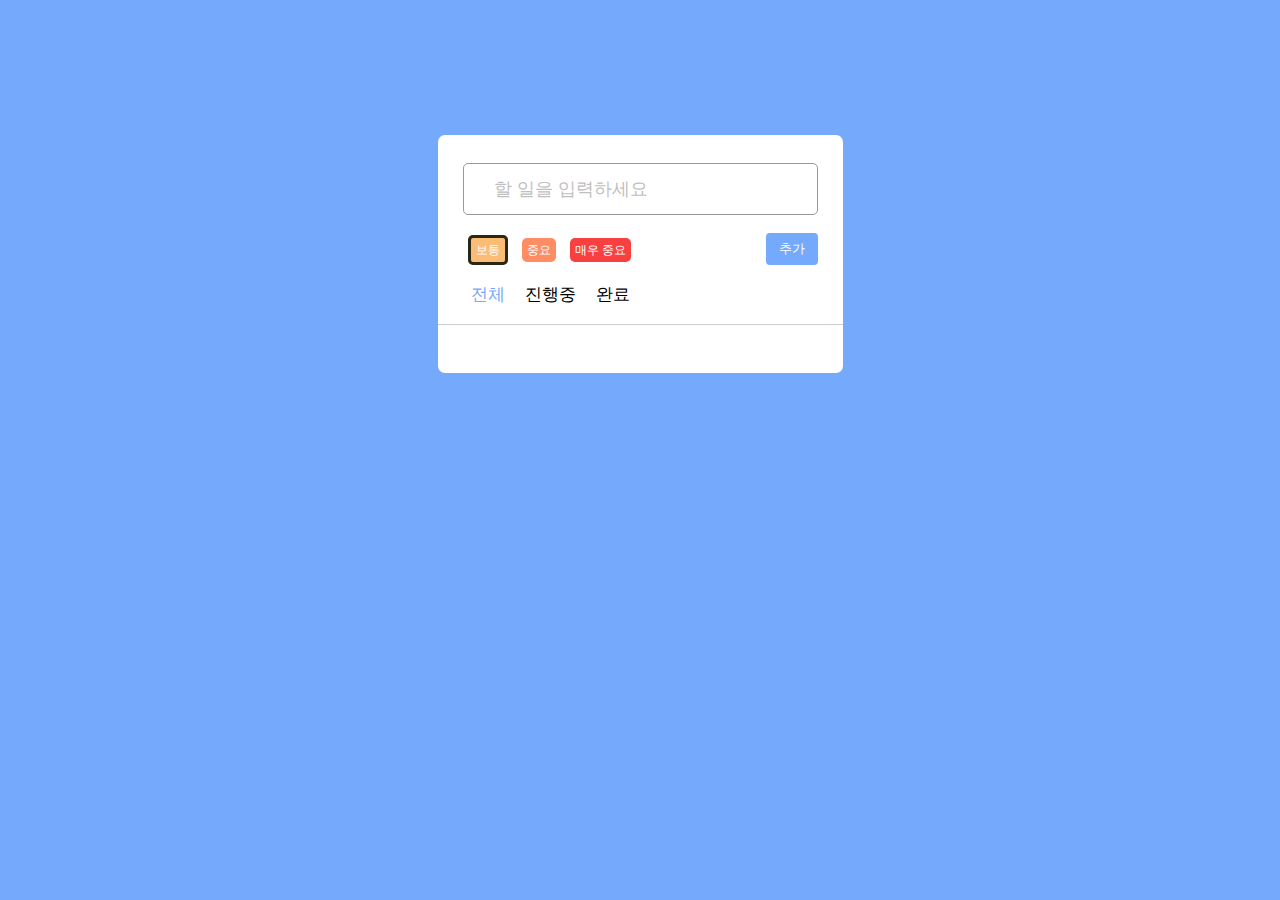
<file: 미션 결과물_이O희/todo-list/index.html>
<!DOCTYPE html>
<html lang="en">
  <head>
    <meta charset="UTF-8" />
    <meta name="viewport" content="width=device-width, initial-scale=1.0" />
    <title>Todo-list</title>
    <link href="style.css" rel="stylesheet" />
  </head>
  <body>
    <div class="wrapper">
      <div class="task-input">
        <input type="text" placeholder="할 일을 입력하세요" />
      </div>
      <div class="input">
        <div class="badge">
          <div class="choice">
            <span id="normal" class="active">보통</span>
            <span id="important">중요</span>
            <span id="very-important">매우 중요</span>
          </div>
          <button class="clear-btn" onclick="submit()">추가</button>
        </div>
      </div>

      <div class="controls">
        <div class="filters">
          <span id="all" class="active">전체</span>
          <span id="pending">진행중</span>
          <span id="completed">완료</span>
        </div>
      </div>
      <ul class="task-box"></ul>
    </div>
    <script src="script.js"></script>
  </body>
</html>
</file>
<file: 미션 결과물_이O희/calendar/style.css>
* {
  margin: 0;
  padding: 0;
  box-sizing: border-box;
}
body {
  display: flex;
  align-items: center;
  justify-content: center;
  min-height: 100vh;
  background-color: blanchedalmond;
}
.wrapper {
  width: 450px;
  background-color: #fff;
  border-radius: 10px;
}

.wrapper header {
  display: flex;
  justify-items: center;
  padding: 25px 30px 10px;
  justify-content: space-between
}

header .current-date {
  font-size: 1.45rem;
  font-weight: 500;
}

header .icons span {
  height: 38px;
  width: 38px;
  color: #878787;
  font-size: 1.9rem;
  margin: 0 1px;
  text-align: center;
  line-height: 38px;
  border-radius: 50%;
  cursor: pointer;
  background-color: #f2f2f2;
}


header .icons span:hover {
  background: #c6c6c6;
}
header .icons span:last-child {
  margin-right: -10px;
}

.calendar {
  padding: 20px;
}

.calendar ul {
  display: flex;
  list-style: none;
  flex-wrap: wrap;
  text-align: center;
}

.calendar .weeks li {
  font-weight: 800;
}

.calendar .days {
  margin-bottom: 20px;
}

.calendar ul li {
  position: relative;
  width: calc(100% / 7);
}

.calendar .days li {
  z-index: 1;
  cursor: pointer;
  margin-top: 30px;
}

.days li.inactive {
  color: #aaa;
}
.days li.active {
  color: #fff;
}

.calendar .days li::before {
  position: absolute;
  content: "";
  height: 40px;
  width: 40px;
  top: 50%;
  left: 50%;
  z-index: -1;
  border-radius: 50%;
  transform: translate(-50%, -50%);
}

.days li:hover::before {
  background: #f2f2f2;
}

.days li.active::before {
  background-color: cadetblue;
}

.days .event {
  position: relative;
}

.days .event::after {
  content: "";
  position: absolute;
  bottom: -60%;
  left: 50%;
  width: 6px;
  height: 6px;
  border-radius: 30px;
  transform: translateX(-50%);
  background-color: blueviolet;
}

/* .days .event:hover::after{
    background-color: #fff;
} */

.add-event-wrapper {
  position: absolute;
  top: 40;
  align-items: center;
  justify-content: center;
  width: 300px;
  overflow: hidden;
  border-radius: 5px;
  background-color: #fff;
  transform: translateX(-50);
  transition: max-height 0.5s;

}

.add-event-wrapper.active {
  max-height: 300px;
}

.event-head {
    width: 100%;
    height: 50px;
    display: flex;
    align-items: center;
    justify-content: center;
    justify-content: space-between;
    padding: 0 20px;
    color: #373c4f;
    border-bottom: 1px solid #f5f5f5;

}

.event-head .close {
    font-size: 1.5rem;
    cursor: pointer;
}

.event-head .title {
    font-size: 1.2rem;
    font-weight: 500;
}

.event-body {
    width: 100%;
    height: 100%;
    display: flex;
    padding: 15px;
}

.event-body .event-input input{
    width: 100%;
    height: 100%;
    outline: none;
    border: none;
    border-bottom: 1px solid #f5f5f5;
    padding: 0 10px;
    font-size: 1rem;
    font-weight: 400;
    color: #373c4f;

}

.event-body .event-input input::placeholder{
    color : #a5a5a5
}

.event-body .event-input input:focus{
   border-color: #5F9EA0;
}

.add-event-footer{
    display: block;
    align-items: center;
    justify-content: center;
    padding: 20px;
}

.event-btn{
    height: 30px;
    font-size: 1rem;
    font-weight: 500;
    outline: none;
    border: none;
    color: #fff;
    background-color: #5F9EA0;
    border-radius: 5px;
    padding: 5px 10px;
    border: 1px solid #5F9EA0
}

.event-btn:hover{
    color : #5F9EA0;
    background-color: transparent;
}
</file>
<file: 미션 결과물_이O희/carousel3/style.css>
* {
  margin: 0;
  padding: 0;
}

header {
  width: 100%;
  height: 60px;
  border-bottom: 1px solid rgba(0, 56, 68, 0.1);
  /* background-color: aqua; */
}

header .header-inner {
  width: 83%;
  padding: 0 20px;
  height: 100%;
  margin: 0 auto;
  display: flex;
}

.brand-logo {
  display: flex;
  align-items: center;
  cursor: pointer;
  height: 100%;
  padding-left: 16px;
  padding-right: 13px;
}
.nav {
  width: 420px;
}

.nav ul {
  display: flex;
  justify-content: space-between;
  list-style-type: none;
}

.nav li {
  color: #abb1b1;
  padding: 20px 14px;
  font-size: 13px;
}

.beta-tag {
  position: absolute;
  top: 10px;
  z-index: 1;
}

.user button {
  width: 100%;
  display: flex;
  border: none;
  background: none;
  padding: 0;
  align-items: center;
}

.user span:last-child {
  margin-left: 10px;
}

.service {
  width: 260px;
  display: flex;
  margin-left: auto;
  align-items: center;
  /* background-color: rgb(156, 51, 51); */
  font-size: 12px;
  font-weight: 800;
  color: #384040;
}

.service .info-link {
  padding: 0 20px;
}

.service .user {
  padding: 16px;
}

/* main 시작  */

#main-wrapper {
  text-align: center;
}
/* section1 */

.wrap-center {
  width: 936px;
  display: inline-block;
  /* background-color: rgb(188, 156, 156); */
}

#main-banner {
  display: flex;
  padding: 40px 0px 60px;
  justify-content: space-between;
}

#main-banner .img {
  object-fit: cover;
  overflow: hidden;
  border-radius: 5px;
  background-color: black;
  height: 400px;
  position: relative;
  cursor: pointer;
}

#main-banner .second {
  width: 296px;
}

.first img {
  width: 616px;
}

.second img {
  width: 296px;
}

.first .main_image_text {
  position: absolute;
  width: 556px;
  top: 20%;
  left: 50%;
  text-align: left;
  font-weight: 500;
  transform: translate(-50%, -50%);
  color: white;
}

.main_image_text .title {
  font-size: 2rem;
}

.main_image_text .sub-title {
  margin: 10px 0 0;
  font-size: 1.4rem;
}

.first .link-title {
  position: absolute;
  bottom: 8%;
  left: 5%;
  font-size: 14px;
  text-align: left;
  color: white;
}

.second .main_image_text {
  position: absolute;
  width: 236px;
  top: 15%;
  left: 50%;
  text-align: left;
  font-weight: 500;
  transform: translate(-50%, -50%);
  color: white;
}

.second .link-title {
  position: absolute;
  bottom: 8%;
  left: 5%;
  font-size: 14px;
  text-align: left;
  color: white;
}

/* list 시작  */

.list-header .title {
  display: flex;
  font-size: 24px;
  margin: 24px 4px 4px 0px;
}

.list-header .sub-wrapper {
  display: flex;
  justify-content: space-between;
}

.sub-wrapper .sub-title {
  font-size: 16px;
}

.sub-wrapper .link-title {
  font-size: 14px;
  color: #17a1ff;
}

.card-container {
  display: grid;
  grid-template-columns: repeat(4, 1fr);
  width: 936px;
  gap: 24px;
  margin-bottom: 24px;
  margin: 20px 0;
}

.card {
  width: 216px;
  height: 270px;
  background-color: #f0f0f0;
  border-radius: 8px;
  overflow: hidden;
  box-shadow: 0px 2px 4px rgba(0, 0, 0, 0.2);
  cursor: pointer;
}

.card img {
  width: 100%;
  height: auto;
}

.card-content {
  padding: 12px 12px 16px;
}

.card-info-wrapper {
  display: flex;
  font-size: 12px;
  text-align: left;
}

.card-info-wrapper .day {
  background-color: #384040;
  border-radius: 30px;
  padding: 2px;
  text-align: center;
  font-weight: 600;
  width: 40px;
  color: white;
  margin-right: 8px;
}

.card-info-wrapper span {
  color: #939999;
}

.card-content p {
  text-align: left;
  font-size: 13px;
  font-weight: bold;
  text-overflow: ellipsis;
  overflow: hidden;
  margin-top: 8px;
  height: 42px;
  line-height: 1.3;
}

/* 배너 section 시작  */

.mid-banner-container {
  display: flex;
  justify-content: right;
  padding: 20px 497px 0 290px;
  justify-content: center;
  background-color: rgb(249, 249, 249);
}

.banner-slide {
  width: 335px;
  height: 221px;
  border-radius: 15px;
  overflow: hidden;
  background-color: #384040;
}

.banner-slide img {
  width: 100%;
}

/* ---캐러셀 시작--- */

.slider {
  width: 335px;
  max-width: 100vw;
  height: 221px;
  margin: auto;
  position: relative;
  overflow: hidden;
  border-radius: 15px;
}

.slider .list {
  position: absolute;
  top: 0;
  left: 0;
  height: 100%;
  display: flex;
  width: max-content;
  transition: 1s;
}

.item {
  width: 100%;
  display: flex;
  position: relative;
  align-items: center;
  justify-content: center;
}

.text {
  position: absolute;
  color: white;
  /* top: 50%;
  left: 2.5%; */
  font-size: 22px;
  font-weight: 700;
}

.list img {
  width: 335px;
  max-width: 100vw;
  height: 100%;
  object-fit: cover;
}

/* .buttons {
  position: absolute;
  top: 45%;
  left: 5%;
  width: 90%;
  display: flex;
  justify-content: space-between;
}

.buttons button {
  width: 50px;
  height: 50px;
  border-radius: 50%;
  background-color: #fff5;
  color: #fff;
  border: none;
  font-weight: bold;
  cursor: pointer;
} */

.dots {
  display: flex;
  position: absolute;
  color: #1e1e1e;
  width: max-content;
  top: 10px;
  right: 20px;
  margin-left: auto;
  cursor: pointer;
  justify-content: right;
}

.dots li {
  list-style: none;
  width: 10px;
  height: 10px;
  background-color: #fff;
  margin: 3px;
  border-radius: 20px;
  transition: 1s;
}

/* .dots li.active {
  width: 30px;
} */

.mid-banner-container .banner-service-info {
  position: relative;
  text-align: left;
  width: 50%;
  padding: 80px 0px 30px 30px;
}

.service-info-badge {
  display: inline-block;
  position: absolute;
  top: 20px;
  left: 0px;
  padding: 8px 22px 9px 30px;
  border-radius: 0px 17px 17px 0px;
  background-color: rgb(23, 161, 255);
  line-height: 17px;
  font-weight: 700;
  color: white;
  font-size: 12px;
}

.service-info-title {
  font-size: 16px;
  font-weight: 600;
  line-height: 24px;
  color: #939999;
  margin: 16px 0px;
}

.service-info-text {
  font-size: 21px;
  margin: 4px 0 0;
  font-weight: 700;
  line-height: 31px;
}

#job-list-section {
  margin-top: 60px;
  width: 936px;
  display: inline-block;
}
</file>
<file: 미션 결과물_이O희/countdown/style.css>
* {
  margin: 0;
  padding: 0;
  box-sizing: border-box;
}

body {
  height: 100vh;
  width: 100%;
  display: flex;
  justify-content: center;
  align-items: center;
}

.container {
  height: 60vh;
  width: 550px;
  border: 1px solid black;
  border-radius: 10px;
  overflow: hidden;
}

.container #disp {
  height: 10vh;
  width: 100%;
  color: white;
  text-align: center;
  background-color: #8e44ad;
  font-size: 40px;
  line-height: 10vh;
}

.number-container {
  height: 35vh;
  width: 100%;
  background-color: #fff;
  line-height: 45vh;
  text-align: center;
}

.number-container input {
  width: 130px;
  border: none;
  outline: none;
  border-bottom: 3px solid #8e44ad;
  color: #8e44ad;
  background-color: transparent;
  font-size: 50px;
  text-align: center;
}

.number-container span {
  font-size: 20px;
  color: #8e44ad;
}

.number-container input::placeholder {
  font-size: 20px;
  color: #8e44ad;
}

input::-webkit-outer-spin-button,
input::-webkit-inner-spin-button {
  -webkit-appearance: none;
  margin: 0;
}

.container .btn {
  height: 15vh;
  width: 80%;
  display: flex;
  margin: auto;
  justify-content: space-around;
  align-items: center;
}

.container .btn button {
  padding: 5px 10px;
  font-size: 20px;
  color: fff;
  border: none;
  border-radius: 5px;
  cursor: pointer;
  transition: 0.5s;
}

.container .btn button:hover {
  background-color: #321040;
  color: white;
}
</file>
<file: 미션 결과물_이O희/login-page/style.css>
* {
  padding: 0;
  margin: 0;
}
.container {
  width: 100%;
  height: 100vh;
  text-align: center;
  justify-content: center;
}
.container h1 {
  margin: 20px;
}
#loginForm {
  width: 300px;
  margin: 0 auto;
  padding: 20px;
  text-align: center;
  /* background-color: blue; */
  border: 2px solid #f0f0f0;
  border-radius: 4px;
  font-size: 12px;
}

#loginForm button {
  padding: 10px;
  margin-top: 10px;
  width: 100%;
  color: white;
  background-color: rgb(22, 65, 66);
  border: none;
  border-radius: 4px;
}

.input-control {
  display: flex;
  flex-direction: column;
}

.input-control input {
  border: 2px solid #f0f0f0;
  border-radius: 4px;
  font-size: 12px;
  margin-top: 10px;
  padding: 10px;
}

.input-control input:focus {
  outline: 0;
}
</file>
<file: 미션 결과물_이O희/mini-intern-clone/style.css>
* {
  margin: 0;
  padding: 0;
}

header {
  width: 100%;
  height: 60px;
  border-bottom: 1px solid rgba(0, 56, 68, 0.1);
  /* background-color: aqua; */
}

header .header-inner {
  width: 83%;
  padding: 0 20px;
  height: 100%;
  margin: 0 auto;
  display: flex;
}

.brand-logo {
  display: flex;
  align-items: center;
  cursor: pointer;
  height: 100%;
  padding-left: 16px;
  padding-right: 13px;
}
.nav {
  width: 420px;
}

.nav ul {
  display: flex;
  justify-content: space-between;
  list-style-type: none;
}

.nav li {
  color: #abb1b1;
  padding: 20px 14px;
  font-size: 13px;
}

.beta-tag {
  position: absolute;
  top: 10px;
  z-index: 1;
}

.user button {
  width: 100%;
  display: flex;
  border: none;
  background: none;
  padding: 0;
  align-items: center;
}

.user span:last-child {
  margin-left: 10px;
}

.service {
  width: 260px;
  display: flex;
  margin-left: auto;
  align-items: center;
  /* background-color: rgb(156, 51, 51); */
  font-size: 12px;
  font-weight: 800;
  color: #384040;
}

.service .info-link {
  padding: 0 20px;
}

.service .user {
  padding: 16px;
}

/* main 시작  */

#main-wrapper {
  text-align: center;
}

.wrap-center {
  width: 936px;
  display: inline-block;
  /* background-color: rgb(188, 156, 156); */
}

#main-banner {
  display: flex;
  padding: 40px 0px 60px;
  justify-content: space-between;
}

#main-banner .img {
  object-fit: cover;
  overflow: hidden;
  border-radius: 5px;
  background-color: black;
  height: 400px;
  position: relative;
  cursor: pointer;
}

#main-banner .second {
  width: 296px;
}

.first img {
  width: 616px;
}

.second img {
  width: 296px;
}

.first .main_image_text {
  position: absolute;
  width: 556px;
  top: 20%;
  left: 50%;
  text-align: left;
  font-weight: 500;
  transform: translate(-50%, -50%);
  color: white;
}

.main_image_text .title {
  font-size: 2rem;
}

.main_image_text .sub-title {
  margin: 10px 0 0;
  font-size: 1.4rem;
}

.first .link-title {
  position: absolute;
  bottom: 8%;
  left: 5%;
  font-size: 14px;
  text-align: left;
  color: white;
}

.second .main_image_text {
  position: absolute;
  width: 236px;
  top: 15%;
  left: 50%;
  text-align: left;
  font-weight: 500;
  transform: translate(-50%, -50%);
  color: white;
}

.second .link-title {
  position: absolute;
  bottom: 8%;
  left: 5%;
  font-size: 14px;
  text-align: left;
  color: white;
}

/* list 시작  */

.list-header .title {
  display: flex;
  font-size: 24px;
  margin: 24px 4px 4px 0px;
}

.list-header .sub-wrapper {
  display: flex;
  justify-content: space-between;
}

.sub-wrapper .sub-title {
  font-size: 16px;
}

.sub-wrapper .link-title {
  font-size: 14px;
  color: #17a1ff;
}

.card-container {
  display: grid;
  grid-template-columns: repeat(4, 1fr);
  width: 936px;
  gap: 24px;
  margin-bottom: 24px;
  margin: 20px 0;
}

.card {
  width: 216px;
  height: 270px;
  background-color: #f0f0f0;
  border-radius: 8px;
  overflow: hidden;
  box-shadow: 0px 2px 4px rgba(0, 0, 0, 0.2);
  cursor: pointer;
}

.card img {
  width: 100%;
  height: auto;
}

.card-content {
  padding: 12px 12px 16px;
}

.card-info-wrapper {
  display: flex;
  font-size: 12px;
  text-align: left;
}

.card-info-wrapper .day {
  background-color: #384040;
  border-radius: 30px;
  padding: 2px;
  text-align: center;
  font-weight: 600;
  width: 40px;
  color: white;
  margin-right: 8px;
}

.card-info-wrapper span {
  color: #939999;
}

.card-content p {
  text-align: left;
  font-size: 13px;
  font-weight: bold;
  text-overflow: ellipsis;
  overflow: hidden;
  margin-top: 8px;
  height: 42px;
  line-height: 1.3;
}

.mid-banner-container {
  display: flex;
  position: relative;
  margin: 60px 0 0;
  padding: 20px 0 0;
  background-color: rgb(249, 249, 249);
}

.banner-slide {
  width: 335px;
  height: 221px;
  border-radius: 15px;
  overflow: hidden;
  background-color: #384040;
}

.banner-slide img {
  width: 100%;
}

.mid-banner-container .banner-service-info {
  position: relative;
  text-align: left;
  width: 50%;
  padding: 80px 0px 30px 30px;
}

.service-info-badge {
  display: inline-block;
  position: absolute;
  top: 20px;
  left: 0px;
  padding: 8px 22px 9px 30px;
  border-radius: 0px 17px 17px 0px;
  background-color: rgb(23, 161, 255);
  line-height: 17px;
  font-weight: 700;
  color: white;
  font-size: 12px;
}

.service-info-title {
  font-size: 16px;
  font-weight: 600;
  line-height: 24px;
  color: #939999;
  margin: 16px 0px;
}

.service-info-text {
  font-size: 21px;
  margin: 4px 0 0;
  font-weight: 700;
  line-height: 31px;
}

#job-list-section .list-header .title {
  margin-top: 60px;
}
</file>
<file: 미션 결과물_이O희/todo-list/style.css>
* {
  margin: 0;
  padding: 0;
  box-sizing: border-box;
}

body {
  overflow: hidden;
  background-color: #75a9fb;
}

.wrapper {
  max-width: 405px;
  margin: 135px auto;
  background-color: white;
  border-radius: 7px;
  padding: 28px 0;
}

.task-input {
  height: 52px;
  padding: 0 25px;
}

.task-input input {
  height: 100%;
  width: 100%;
  outline: none;
  font-size: 18px;
  border-radius: 5px;
  border: 1px solid #999;
  padding: 0 20px 0 30px;
}

.task-input input::placeholder {
  color: #bfbfbf;
}

.badge {
  display: flex;
  align-items: center;
  padding: 18px 25px 0px;
  justify-content: space-between;
}

.choice span {
  margin: 0 5px;
  cursor: pointer;
  font-size: 12px;
  padding: 5px;
  color: white;
  border-radius: 5px;
}

.choice #normal {
  background-color: #fbbc75;
}

.choice #important {
  background-color: #ff8d64;
}

.choice #very-important {
  background-color: #f94040;
}

.choice span.active {
  border: 3px solid #292815;
}

.input .clear-btn {
  outline: none;
  border: none;
  color: #fff;
  border-radius: 4px;
  padding: 7px 13px;
  background-color: #75a9fb;
  cursor: pointer;
}

.controls,
li {
  display: flex;
  align-items: center;
  justify-content: space-between;
}

.controls {
  display: flex;
  align-items: center;
  padding: 18px 25px;
  justify-content: space-between;
  border-bottom: 1px solid #ccc;
}

.filters span {
  margin: 0 8px;
  cursor: pointer;
  font-size: 17px;
}

.filters span.active {
  color: #75a9fb;
}

.controls .clear-btn {
  outline: none;
  border: none;
  color: #fff;
  border-radius: 4px;
  padding: 7px 13px;
  background-color: #75a9fb;
  cursor: pointer;
}

.task-box {
  margin: 20px 25px;
}

.task-box .task {
  list-style: none;
  font-size: 17px;
  margin-bottom: 18px;
  padding-bottom: 16px;
  border-bottom: 1px solid #ccc;
}

.task-box .task:last-child {
  margin: 0;
  padding: 0;
  border-bottom: 0;
}

.task label {
  display: flex;
}

.task label p.checked {
  text-decoration: line-through;
}

.task label input {
  margin-top: 6px;
  margin-right: 12px;
}

.task .setting {
  cursor: pointer;
  position: relative;
}

.setting .task-menu {
  background-color: #fff;
  position: absolute;
  right: -5px;
  bottom: -65px;
  transform: scale(0);
  padding: 5px 0;
  z-index: 2;
  border-radius: 5px;
  box-shadow: 0 0 6px rgba(0, 0, 0, 0.15);
}

.setting .task-menu.show {
  transform: scale(1);
}

.task-menu li {
  width: 70px;
  height: 25px;
  font-size: 14px;
  padding: 17px 15px;
  margin-bottom: 2px;
  justify-content: flex-start;
}

.task-menu li:last-child {
  margin-bottom: 0;
}

.task-menu li:hover {
  background-color: #f5f5f5;
}

.task-menu li i {
  padding-right: 8px;
}
</file>
